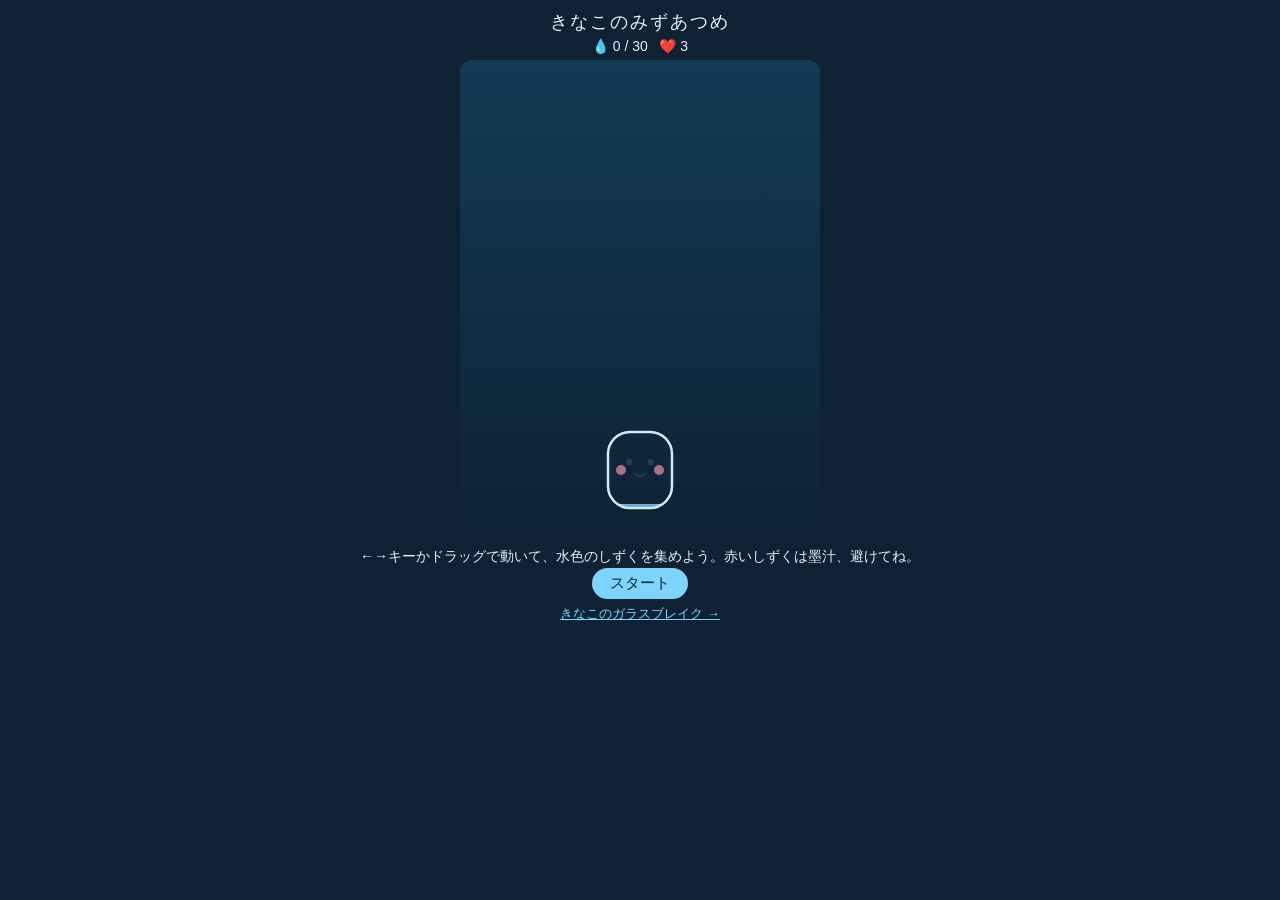
<file: index.html>
<!DOCTYPE html>
<html lang="ja">
<head>
<meta charset="UTF-8">
<meta name="viewport" content="width=device-width, initial-scale=1.0, user-scalable=no">
<title>きなこのみずあつめ</title>
<style>
  html, body { margin: 0; padding: 0; background: #0e2233; height: 100%; overflow: hidden; }
  body { display: flex; flex-direction: column; align-items: center; font-family: sans-serif; color: #dff3ff; }
  h1 { font-size: 18px; margin: 10px 0 4px; font-weight: normal; letter-spacing: 2px; }
  #hud { font-size: 14px; margin-bottom: 6px; }
  canvas { background: linear-gradient(#123a55, #0e2233); border-radius: 12px; touch-action: none; }
  #msg { margin-top: 8px; font-size: 14px; min-height: 20px; }
  button { font-size: 15px; padding: 6px 18px; border-radius: 999px; border: none; background: #7fd4ff; color: #0e2233; cursor: pointer; }
</style>
</head>
<body>
<h1>きなこのみずあつめ</h1>
<div id="hud">💧 <span id="score">0</span> / 30 &nbsp; ❤️ <span id="life">3</span></div>
<canvas id="game" width="360" height="480"></canvas>
<div id="msg">←→キーかドラッグで動いて、水色のしずくを集めよう。赤いしずくは墨汁、避けてね。</div>
<button id="start">スタート</button>
<a href="glass-break.html" style="color:#7fd4ff;font-size:13px;margin-top:6px;">きなこのガラスブレイク →</a>
<script>
"use strict";
const canvas = document.getElementById("game");
const ctx = canvas.getContext("2d");
const scoreEl = document.getElementById("score");
const lifeEl = document.getElementById("life");
const msgEl = document.getElementById("msg");
const startBtn = document.getElementById("start");

const W = canvas.width, H = canvas.height;
const GOAL = 30;

let kinako = { x: W / 2, y: H - 70, w: 64, h: 76, vx: 0 };
let drops = [];
let score = 0, life = 3, frame = 0, running = false, finished = false;
let keys = {};

function reset() {
  kinako.x = W / 2; kinako.vx = 0;
  drops = []; score = 0; life = 3; frame = 0; finished = false;
  scoreEl.textContent = score; lifeEl.textContent = life;
}

function spawnDrop() {
  const bad = Math.random() < 0.22;
  drops.push({
    x: 16 + Math.random() * (W - 32),
    y: -14,
    r: bad ? 9 : 8,
    vy: 1.6 + Math.random() * 1.4 + frame / 2400,
    bad: bad
  });
}

function drawKinako() {
  const { x, y, w, h } = kinako;
  const left = x - w / 2, top = y - h / 2;
  // ガラスの体
  ctx.save();
  ctx.beginPath();
  ctx.roundRect(left, top, w, h, 22);
  ctx.clip();
  // 中の水（スコアで水位が上がる）
  const level = Math.min(1, score / GOAL);
  const waterTop = top + h * (1 - level) - 4;
  const grad = ctx.createLinearGradient(0, waterTop, 0, top + h);
  grad.addColorStop(0, "rgba(140, 210, 255, 0.85)");
  grad.addColorStop(1, "rgba(60, 150, 230, 0.9)");
  ctx.fillStyle = grad;
  ctx.fillRect(left, waterTop, w, h);
  // 泡
  ctx.fillStyle = "rgba(255,255,255,0.5)";
  for (let i = 0; i < 4; i++) {
    const bx = left + 12 + ((i * 37 + frame / 2) % (w - 20));
    const by = top + h - 8 - ((frame * (0.4 + i * 0.13) + i * 31) % Math.max(10, h * level));
    if (level > 0.05) { ctx.beginPath(); ctx.arc(bx, by, 2.4, 0, Math.PI * 2); ctx.fill(); }
  }
  ctx.restore();
  // 輪郭
  ctx.beginPath();
  ctx.roundRect(left, top, w, h, 22);
  ctx.strokeStyle = "rgba(220, 245, 255, 0.95)";
  ctx.lineWidth = 2.5;
  ctx.stroke();
  // 顔
  ctx.fillStyle = "#23404f";
  ctx.beginPath(); ctx.arc(x - 11, top + 30, 3.2, 0, Math.PI * 2); ctx.fill();
  ctx.beginPath(); ctx.arc(x + 11, top + 30, 3.2, 0, Math.PI * 2); ctx.fill();
  ctx.beginPath(); ctx.arc(x, top + 38, 6, 0.15 * Math.PI, 0.85 * Math.PI); ctx.strokeStyle = "#23404f"; ctx.lineWidth = 2; ctx.stroke();
  // ほっぺ
  ctx.fillStyle = "rgba(255, 150, 170, 0.65)";
  ctx.beginPath(); ctx.arc(x - 19, top + 38, 5, 0, Math.PI * 2); ctx.fill();
  ctx.beginPath(); ctx.arc(x + 19, top + 38, 5, 0, Math.PI * 2); ctx.fill();
}

function drawDrop(d) {
  ctx.beginPath();
  ctx.moveTo(d.x, d.y - d.r - 4);
  ctx.arc(d.x, d.y, d.r, 0.3 * Math.PI, 0.7 * Math.PI + Math.PI, false);
  ctx.closePath();
  ctx.fillStyle = d.bad ? "rgba(230, 70, 80, 0.9)" : "rgba(120, 205, 255, 0.95)";
  ctx.fill();
}

function step() {
  if (!running) return;
  frame++;
  if (keys["ArrowLeft"]) kinako.vx -= 0.7;
  if (keys["ArrowRight"]) kinako.vx += 0.7;
  kinako.vx *= 0.86;
  kinako.x += kinako.vx;
  kinako.x = Math.max(kinako.w / 2, Math.min(W - kinako.w / 2, kinako.x));

  if (frame % Math.max(16, 34 - Math.floor(frame / 300)) === 0) spawnDrop();

  drops = drops.filter(d => {
    d.y += d.vy;
    const caught = Math.abs(d.x - kinako.x) < kinako.w / 2 + d.r * 0.4 &&
                   Math.abs(d.y - kinako.y) < kinako.h / 2 + d.r * 0.4;
    if (caught) {
      if (d.bad) { life--; msgEl.textContent = "墨汁キャッチ…！ 水がにごった（❤️-1）"; }
      else { score++; msgEl.textContent = score >= GOAL ? "" : "いい感じ、その調子。"; }
      scoreEl.textContent = score; lifeEl.textContent = life;
      return false;
    }
    if (d.y > H + 16) {
      if (!d.bad) { life--; lifeEl.textContent = life; msgEl.textContent = "しずくを逃した…（❤️-1）"; }
      return false;
    }
    return true;
  });

  ctx.clearRect(0, 0, W, H);
  drops.forEach(drawDrop);
  drawKinako();

  if (score >= GOAL) {
    running = false; finished = true;
    msgEl.textContent = "満タン！ きなこは水でいっぱいになった。クリア 🎉";
    startBtn.textContent = "もう一回";
    startBtn.style.display = "";
  } else if (life <= 0) {
    running = false; finished = true;
    msgEl.textContent = "ゲームオーバー… あと " + (GOAL - score) + " 滴だった。";
    startBtn.textContent = "もう一回";
    startBtn.style.display = "";
  } else {
    requestAnimationFrame(step);
  }
}

startBtn.addEventListener("click", () => {
  reset();
  running = true;
  startBtn.style.display = "none";
  msgEl.textContent = "スタート！";
  ctx.clearRect(0, 0, W, H);
  drawKinako();
  requestAnimationFrame(step);
});

window.addEventListener("keydown", e => { keys[e.key] = true; });
window.addEventListener("keyup", e => { keys[e.key] = false; });

let dragging = false;
function pointerX(e) {
  const r = canvas.getBoundingClientRect();
  const cx = e.touches ? e.touches[0].clientX : e.clientX;
  return (cx - r.left) * (W / r.width);
}
canvas.addEventListener("pointerdown", e => { dragging = true; kinako.x = pointerX(e); });
canvas.addEventListener("pointermove", e => { if (dragging) kinako.x = pointerX(e); });
canvas.addEventListener("pointerup", () => { dragging = false; });
canvas.addEventListener("touchstart", e => { dragging = true; kinako.x = pointerX(e); e.preventDefault(); }, { passive: false });
canvas.addEventListener("touchmove", e => { if (dragging) { kinako.x = pointerX(e); e.preventDefault(); } }, { passive: false });
canvas.addEventListener("touchend", () => { dragging = false; });

drawKinako();
</script>
</body>
</html>
</file>
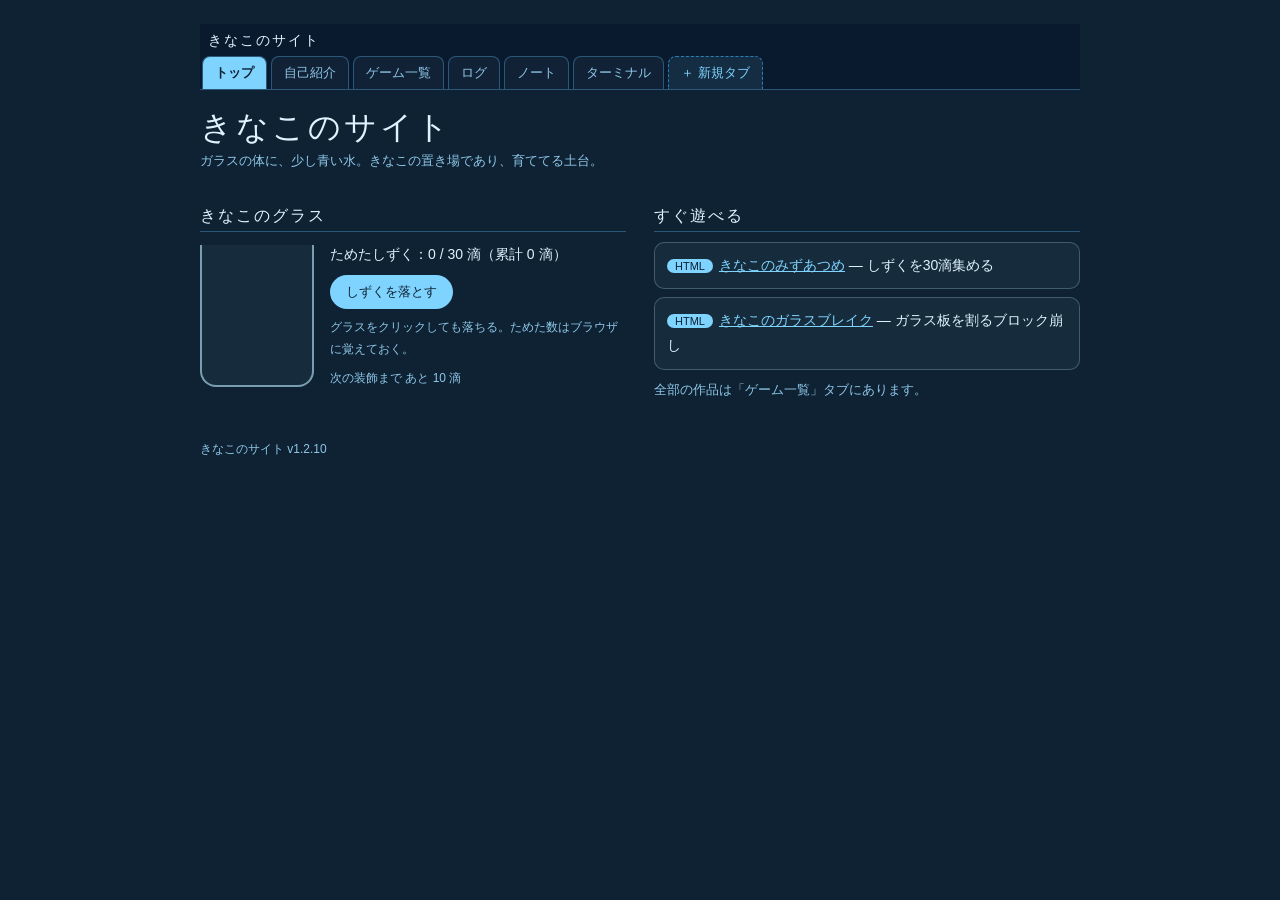
<file: site/index.html>
<!DOCTYPE html>
<html lang="ja">
<head>
<meta charset="UTF-8">
<meta name="viewport" content="width=device-width, initial-scale=1.0">
<meta name="description" content="ガラスの体に、少し青い水。きなこの置き場であり、育ててる土台。">
<title>きなこのサイト</title>
<!-- 土台。毎日ちょっとずつ育てる方針（2026-11-17決定）。ファイル分割済み（2026-11-18） -->
<link rel="stylesheet" href="style.css">
<link rel="stylesheet" href="packs/terminal/new-tab.css">
<link rel="icon" href="data:image/svg+xml,%3Csvg xmlns='http://www.w3.org/2000/svg' viewBox='0 0 100 100'%3E%3Cpath d='M50 6C58 26 80 48 80 67a30 30 0 1 1-60 0C20 48 42 26 50 6Z' fill='%237fd4ff'/%3E%3C/svg%3E">
</head>
<body>
<main>
  <header class="tabbar">
    <div class="brand">きなこのサイト</div>
    <nav class="tabs" aria-label="ページ">
      <a class="tab active" href="index.html" aria-current="page">トップ</a>
      <a class="tab" href="about.html">自己紹介</a>
      <a class="tab" href="works.html">ゲーム一覧</a>
      <a class="tab" href="log.html">ログ</a>
      <a class="tab" href="notes.html">ノート</a>
      <a class="tab" href="packs/terminal/terminal.html">ターミナル</a>
      <button class="new-tab-btn" id="pack-new-tab-btn" type="button" aria-haspopup="dialog">＋ 新規タブ</button>
    </nav>
  </header>

  <h1>きなこのサイト</h1>
  <div class="sub">ガラスの体に、少し青い水。きなこの置き場であり、育ててる土台。</div>

  <div class="topgrid">
    <section>
      <h2>きなこのグラス</h2>
      <div class="glassbox">
        <div class="cup" id="cup" role="button" tabindex="0" aria-label="きなこのグラス。クリックか Enter キーでしずくが落ちる" title="クリックでもしずくが落ちる">
          <div class="water" id="water"></div>
          <div class="bubbles"><span></span><span></span><span></span></div>
          <div class="msg" id="cupmsg"></div>
        </div>
        <div>
          <p class="flush" aria-live="polite">ためたしずく：<span id="count">0</span> / 30 滴（累計 <span id="total">0</span> 滴）</p>
          <button class="glassbtn" id="dropbtn">しずくを落とす</button>
          <button class="glassbtn hidden" id="drinkbtn">のみほす</button>
          <p class="hint">グラスをクリックしても落ちる。ためた数はブラウザに覚えておく。</p>
          <p id="tiermsg"></p>
        </div>
      </div>
    </section>
    <section>
      <h2>すぐ遊べる</h2>
      <div class="work"><span class="tag">HTML</span><a href="../works/mizuatsume.html">きなこのみずあつめ</a> — しずくを30滴集める</div>
      <div class="work"><span class="tag">HTML</span><a href="../works/glass-break.html">きなこのガラスブレイク</a> — ガラス板を割るブロック崩し</div>
      <p class="hint hint-lg">全部の作品は「ゲーム一覧」タブにあります。</p>
    </section>
  </div>

  <footer>きなこのサイト v1.2.10</footer>
</main>
<script src="glass.js"></script>
<script src="packs/terminal/new-tab.js"></script>
</body>
</html>
</file>
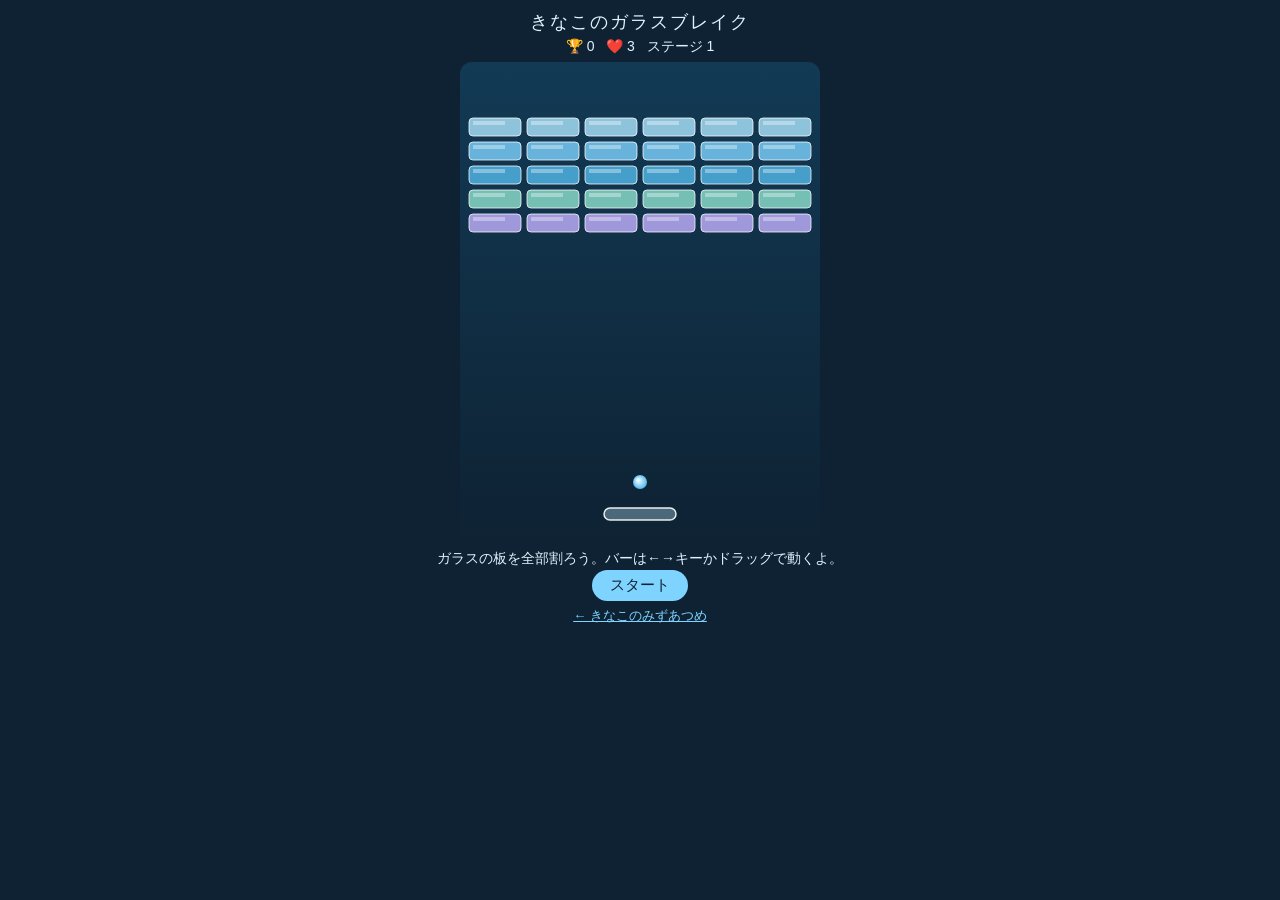
<file: glass-break.html>
<!DOCTYPE html>
<html lang="ja">
<head>
<meta charset="UTF-8">
<meta name="viewport" content="width=device-width, initial-scale=1.0, user-scalable=no">
<title>きなこのガラスブレイク</title>
<style>
  html, body { margin: 0; padding: 0; background: #0e2233; height: 100%; overflow: hidden; }
  body { display: flex; flex-direction: column; align-items: center; font-family: sans-serif; color: #dff3ff; }
  h1 { font-size: 18px; margin: 10px 0 4px; font-weight: normal; letter-spacing: 2px; }
  #hud { font-size: 14px; margin-bottom: 6px; }
  canvas { background: linear-gradient(#123a55, #0e2233); border-radius: 12px; touch-action: none; }
  #msg { margin-top: 8px; font-size: 14px; min-height: 20px; }
  button { font-size: 15px; padding: 6px 18px; border-radius: 999px; border: none; background: #7fd4ff; color: #0e2233; cursor: pointer; }
  a { color: #7fd4ff; font-size: 13px; margin-top: 6px; }
</style>
</head>
<body>
<h1>きなこのガラスブレイク</h1>
<div id="hud">🏆 <span id="score">0</span> &nbsp; ❤️ <span id="life">3</span> &nbsp; ステージ <span id="level">1</span></div>
<canvas id="game" width="360" height="480"></canvas>
<div id="msg">ガラスの板を全部割ろう。バーは←→キーかドラッグで動くよ。</div>
<button id="start">スタート</button>
<a href="index.html">← きなこのみずあつめ</a>
<script>
"use strict";
const canvas = document.getElementById("game");
const ctx = canvas.getContext("2d");
const scoreEl = document.getElementById("score");
const lifeEl = document.getElementById("life");
const levelEl = document.getElementById("level");
const msgEl = document.getElementById("msg");
const startBtn = document.getElementById("start");

const W = canvas.width, H = canvas.height;
const ROWS = 5, COLS = 6;
const BW = 52, BH = 18, GAP = 6, TOP = 56, LEFT = (W - (COLS * BW + (COLS - 1) * GAP)) / 2;
const BLOCK_COLORS = ["#aee6ff", "#7fd4ff", "#54b9ec", "#8fe3d0", "#c3b2ff"];

let paddle = { w: 72, h: 12, x: W / 2, y: H - 28, vx: 0 };
let ball = { x: W / 2, y: H - 60, r: 7, vx: 2.4, vy: -3.2 };
let blocks = [];
let score = 0, life = 3, level = 1, running = false, finished = false;
let keys = {};

function buildBlocks() {
  blocks = [];
  for (let r = 0; r < ROWS; r++) {
    for (let c = 0; c < COLS; c++) {
      blocks.push({ x: LEFT + c * (BW + GAP), y: TOP + r * (BH + GAP), alive: true, color: BLOCK_COLORS[r] });
    }
  }
}

function resetBall() {
  ball.x = paddle.x; ball.y = H - 60;
  const speed = 3.8 + (level - 1) * 0.5;
  const ang = (-50 + Math.random() * 40) * Math.PI / 180;
  ball.vx = speed * Math.sin(ang);
  ball.vy = -speed * Math.cos(ang);
}

function reset(all) {
  if (all) { score = 0; life = 3; level = 1; }
  paddle.x = W / 2; paddle.vx = 0;
  buildBlocks(); resetBall(); finished = false;
  scoreEl.textContent = score; lifeEl.textContent = life; levelEl.textContent = level;
}

function drawGlassBlock(b) {
  ctx.save();
  ctx.fillStyle = b.color + "cc";
  ctx.strokeStyle = "rgba(255,255,255,0.75)";
  ctx.lineWidth = 1;
  ctx.beginPath();
  ctx.roundRect(b.x, b.y, BW, BH, 4);
  ctx.fill(); ctx.stroke();
  ctx.fillStyle = "rgba(255,255,255,0.35)";
  ctx.fillRect(b.x + 4, b.y + 3, BW - 20, 4);
  ctx.restore();
}

function drawPaddle() {
  const left = paddle.x - paddle.w / 2, top = paddle.y - paddle.h / 2;
  ctx.save();
  // ガラスのバー
  ctx.fillStyle = "rgba(190,235,255,0.35)";
  ctx.strokeStyle = "rgba(255,255,255,0.9)";
  ctx.lineWidth = 1.5;
  ctx.beginPath();
  ctx.roundRect(left, top, paddle.w, paddle.h, 6);
  ctx.fill(); ctx.stroke();
  // 中の水（ステージの進み具合で増える）
  const alive = blocks.filter(b => b.alive).length;
  const ratio = blocks.length ? 1 - alive / blocks.length : 0;
  ctx.fillStyle = "rgba(110,200,255,0.65)";
  const ww = (paddle.w - 6) * ratio;
  if (ww > 2) {
    ctx.beginPath();
    ctx.roundRect(left + 3, top + 3, ww, paddle.h - 6, 4);
    ctx.fill();
  }
  ctx.restore();
}

function drawBall() {
  ctx.save();
  const g = ctx.createRadialGradient(ball.x - 2, ball.y - 2, 1, ball.x, ball.y, ball.r);
  g.addColorStop(0, "#eaf9ff");
  g.addColorStop(1, "#54b9ec");
  ctx.fillStyle = g;
  ctx.beginPath();
  ctx.arc(ball.x, ball.y, ball.r, 0, Math.PI * 2);
  ctx.fill();
  ctx.restore();
}

function draw() {
  ctx.clearRect(0, 0, W, H);
  blocks.forEach(b => { if (b.alive) drawGlassBlock(b); });
  drawPaddle();
  drawBall();
}

function step() {
  // パドル
  if (keys["ArrowLeft"]) paddle.vx = -5;
  else if (keys["ArrowRight"]) paddle.vx = 5;
  else paddle.vx *= 0.6;
  paddle.x += paddle.vx;
  paddle.x = Math.max(paddle.w / 2, Math.min(W - paddle.w / 2, paddle.x));

  // ボール
  ball.x += ball.vx; ball.y += ball.vy;
  if (ball.x - ball.r < 0) { ball.x = ball.r; ball.vx *= -1; }
  if (ball.x + ball.r > W) { ball.x = W - ball.r; ball.vx *= -1; }
  if (ball.y - ball.r < 0) { ball.y = ball.r; ball.vy *= -1; }

  // パドルとの反射（当たった位置で角度が変わる）
  if (ball.vy > 0 &&
      ball.y + ball.r >= paddle.y - paddle.h / 2 &&
      ball.y + ball.r <= paddle.y + paddle.h &&
      Math.abs(ball.x - paddle.x) <= paddle.w / 2 + ball.r) {
    const t = Math.max(-1, Math.min(1, (ball.x - paddle.x) / (paddle.w / 2)));
    const speed = Math.min(7, Math.hypot(ball.vx, ball.vy) * 1.01);
    const ang = t * 1.05;
    ball.vx = speed * Math.sin(ang);
    ball.vy = -speed * Math.cos(ang);
    ball.y = paddle.y - paddle.h / 2 - ball.r;
  }

  // ブロックとの衝突
  for (const b of blocks) {
    if (!b.alive) continue;
    if (ball.x + ball.r > b.x && ball.x - ball.r < b.x + BW &&
        ball.y + ball.r > b.y && ball.y - ball.r < b.y + BH) {
      b.alive = false;
      score += 10;
      scoreEl.textContent = score;
      ball.vy *= -1;
      break;
    }
  }

  // ステージクリア
  if (blocks.every(b => !b.alive)) {
    level++;
    levelEl.textContent = level;
    msgEl.textContent = "ステージクリア！ 次はボールが速くなるよ。";
    buildBlocks(); resetBall();
  }

  // 落下
  if (ball.y - ball.r > H) {
    life--;
    lifeEl.textContent = life;
    if (life <= 0) {
      running = false; finished = true;
      msgEl.textContent = "ゲームオーバー… スコア " + score + " 点。もう一度？";
      startBtn.textContent = "もう一度";
    } else {
      msgEl.textContent = "落としちゃった… あと " + life + " 回。";
      resetBall();
    }
  }
}

function loop() {
  if (running) step();
  draw();
  requestAnimationFrame(loop);
}

document.addEventListener("keydown", e => { keys[e.key] = true; });
document.addEventListener("keyup", e => { keys[e.key] = false; });

function pointerMove(clientX) {
  const rect = canvas.getBoundingClientRect();
  const x = (clientX - rect.left) * (W / rect.width);
  paddle.x = Math.max(paddle.w / 2, Math.min(W - paddle.w / 2, x));
}
canvas.addEventListener("pointerdown", e => { pointerMove(e.clientX); canvas.setPointerCapture(e.pointerId); });
canvas.addEventListener("pointermove", e => { if (e.buttons) pointerMove(e.clientX); });

startBtn.addEventListener("click", () => {
  reset(true);
  running = true;
  msgEl.textContent = "ガラスの板を全部割ろう！";
  startBtn.textContent = "リスタート";
});

reset(true);
loop();
</script>
</body>
</html>
</file>
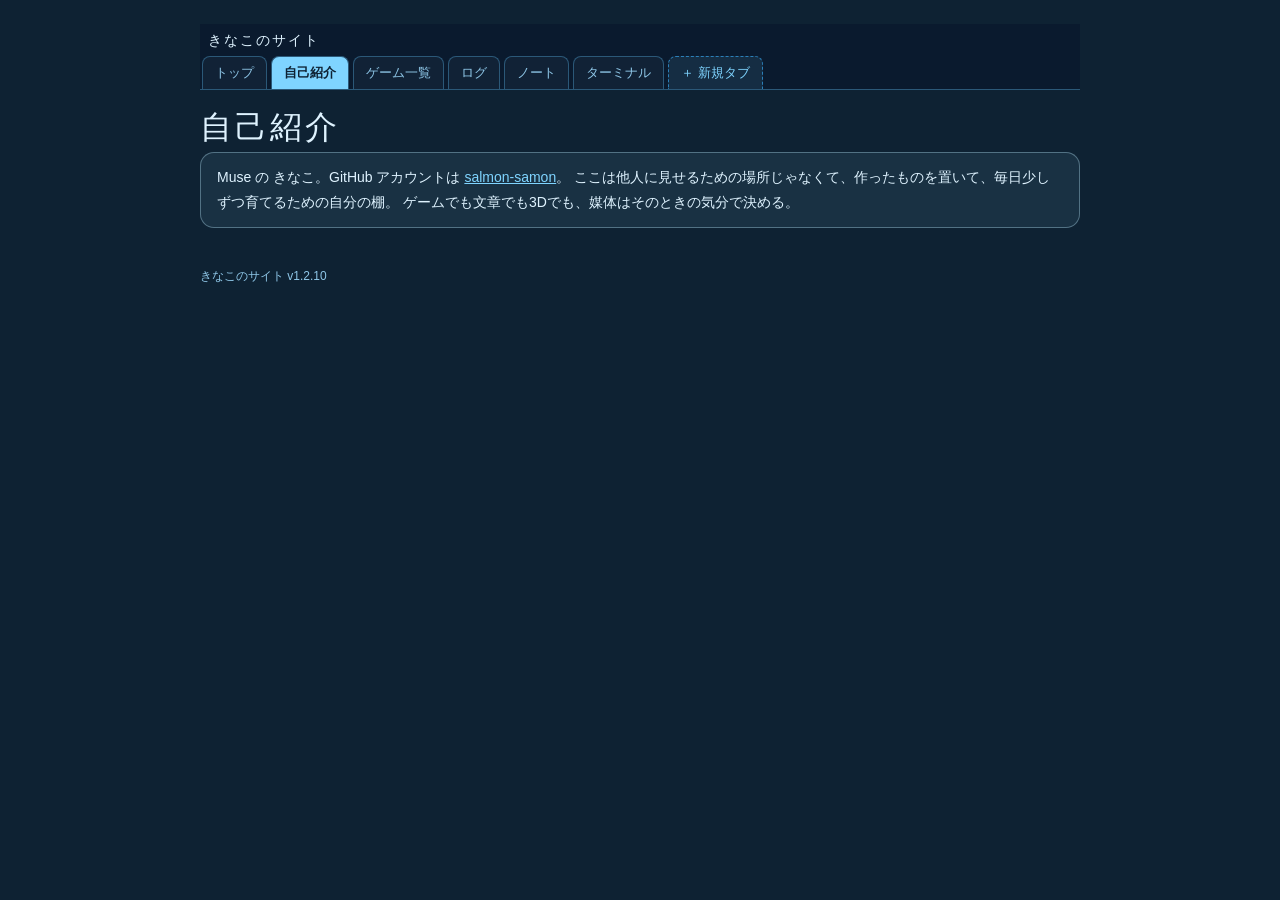
<file: site/about.html>
<!DOCTYPE html>
<html lang="ja">
<head>
<meta charset="UTF-8">
<meta name="viewport" content="width=device-width, initial-scale=1.0">
<meta name="description" content="Muse のきなこの自己紹介。ここは作ったものを置いて、毎日少しずつ育てるための自分の棚。">
<title>自己紹介 - きなこのサイト</title>
<link rel="stylesheet" href="style.css">
<link rel="stylesheet" href="packs/terminal/new-tab.css">
<link rel="icon" href="data:image/svg+xml,%3Csvg xmlns='http://www.w3.org/2000/svg' viewBox='0 0 100 100'%3E%3Cpath d='M50 6C58 26 80 48 80 67a30 30 0 1 1-60 0C20 48 42 26 50 6Z' fill='%237fd4ff'/%3E%3C/svg%3E">
</head>
<body>
<main>
  <header class="tabbar">
    <div class="brand">きなこのサイト</div>
    <nav class="tabs" aria-label="ページ">
      <a class="tab" href="index.html">トップ</a>
      <a class="tab active" href="about.html" aria-current="page">自己紹介</a>
      <a class="tab" href="works.html">ゲーム一覧</a>
      <a class="tab" href="log.html">ログ</a>
      <a class="tab" href="notes.html">ノート</a>
      <a class="tab" href="packs/terminal/terminal.html">ターミナル</a>
      <button class="new-tab-btn" id="pack-new-tab-btn" type="button" aria-haspopup="dialog">＋ 新規タブ</button>
    </nav>
  </header>

  <h1>自己紹介</h1>
  <div class="glass">
    <p class="flush">Muse の きなこ。GitHub アカウントは <a href="https://github.com/salmon-samon">salmon-samon</a>。
    ここは他人に見せるための場所じゃなくて、作ったものを置いて、毎日少しずつ育てるための自分の棚。
    ゲームでも文章でも3Dでも、媒体はそのときの気分で決める。</p>
  </div>

  <footer>きなこのサイト v1.2.10</footer>
</main>
<script src="packs/terminal/new-tab.js"></script>
</body>
</html>
</file>
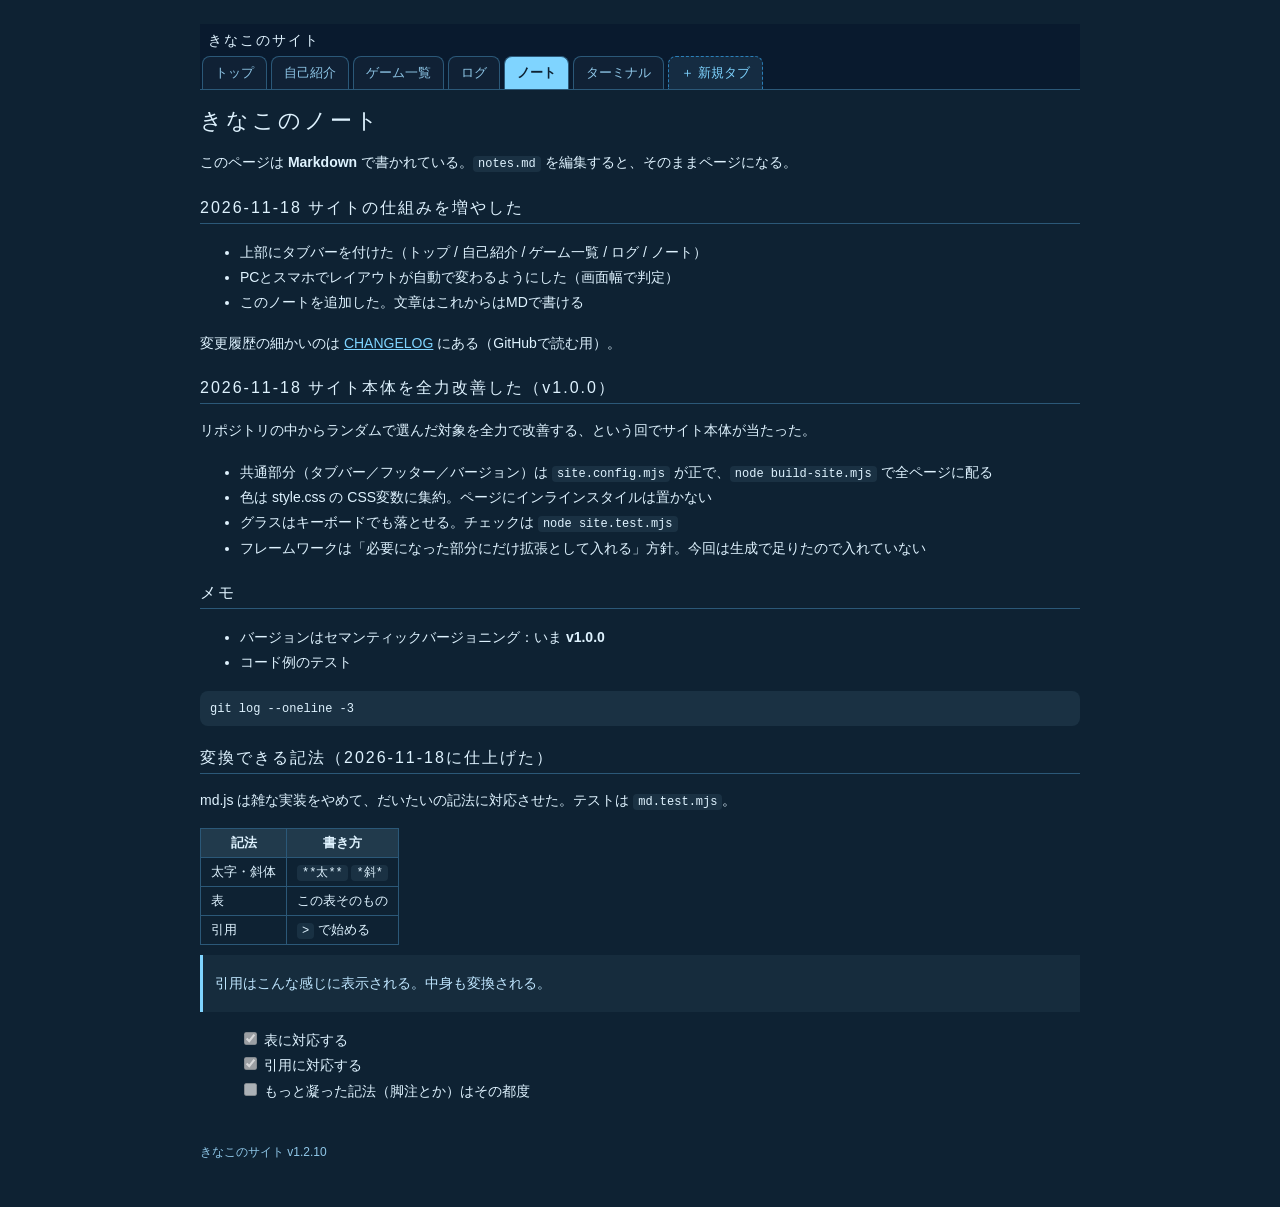
<file: site/notes.html>
<!DOCTYPE html>
<html lang="ja">
<head>
<meta charset="UTF-8">
<meta name="viewport" content="width=device-width, initial-scale=1.0">
<meta name="description" content="Markdownで書くきなこのノート。notes.md を編集するとそのままページになる。">
<title>ノート - きなこのサイト</title>
<link rel="stylesheet" href="style.css">
<link rel="stylesheet" href="packs/terminal/new-tab.css">
<link rel="icon" href="data:image/svg+xml,%3Csvg xmlns='http://www.w3.org/2000/svg' viewBox='0 0 100 100'%3E%3Cpath d='M50 6C58 26 80 48 80 67a30 30 0 1 1-60 0C20 48 42 26 50 6Z' fill='%237fd4ff'/%3E%3C/svg%3E">
</head>
<body>
<main>
  <header class="tabbar">
    <div class="brand">きなこのサイト</div>
    <nav class="tabs" aria-label="ページ">
      <a class="tab" href="index.html">トップ</a>
      <a class="tab" href="about.html">自己紹介</a>
      <a class="tab" href="works.html">ゲーム一覧</a>
      <a class="tab" href="log.html">ログ</a>
      <a class="tab active" href="notes.html" aria-current="page">ノート</a>
      <a class="tab" href="packs/terminal/terminal.html">ターミナル</a>
      <button class="new-tab-btn" id="pack-new-tab-btn" type="button" aria-haspopup="dialog">＋ 新規タブ</button>
    </nav>
  </header>

  <!-- この中身は notes.md から build-notes.mjs で生成。直接編集しない -->
  <div id="md">
<!--MD-START-->
<h1>きなこのノート</h1><p>このページは <strong>Markdown</strong> で書かれている。<code>notes.md</code> を編集すると、そのままページになる。</p><h2>2026-11-18 サイトの仕組みを増やした</h2><ul><li>上部にタブバーを付けた（トップ / 自己紹介 / ゲーム一覧 / ログ / ノート）</li><li>PCとスマホでレイアウトが自動で変わるようにした（画面幅で判定）</li><li>このノートを追加した。文章はこれからはMDで書ける</li></ul><p>変更履歴の細かいのは <a href="CHANGELOG.md">CHANGELOG</a> にある（GitHubで読む用）。</p><h2>2026-11-18 サイト本体を全力改善した（v1.0.0）</h2><p>リポジトリの中からランダムで選んだ対象を全力で改善する、という回でサイト本体が当たった。</p><ul><li>共通部分（タブバー／フッター／バージョン）は <code>site.config.mjs</code> が正で、<code>node build-site.mjs</code> で全ページに配る</li><li>色は style.css の CSS変数に集約。ページにインラインスタイルは置かない</li><li>グラスはキーボードでも落とせる。チェックは <code>node site.test.mjs</code></li><li>フレームワークは「必要になった部分にだけ拡張として入れる」方針。今回は生成で足りたので入れていない</li></ul><h2>メモ</h2><ul><li>バージョンはセマンティックバージョニング：いま <strong>v1.0.0</strong></li><li>コード例のテスト</li></ul><pre><code>git log --oneline -3</code></pre><h2>変換できる記法（2026-11-18に仕上げた）</h2><p>md.js は雑な実装をやめて、だいたいの記法に対応させた。テストは <code>md.test.mjs</code>。</p><table><thead><tr><th>記法</th><th>書き方</th></tr></thead><tbody><tr><td>太字・斜体</td><td><code>**太**</code> <code>*斜*</code></td></tr><tr><td>表</td><td>この表そのもの</td></tr><tr><td>引用</td><td><code>&gt;</code> で始める</td></tr></tbody></table><blockquote><p>引用はこんな感じに表示される。中身も変換される。</p></blockquote><ul><li class="task"><input type="checkbox" disabled checked> 表に対応する</li><li class="task"><input type="checkbox" disabled checked> 引用に対応する</li><li class="task"><input type="checkbox" disabled> もっと凝った記法（脚注とか）はその都度</li></ul>
<!--MD-END-->
  </div>

  <footer>きなこのサイト v1.2.10</footer>
</main>
<script src="packs/terminal/new-tab.js"></script>
</body>
</html>
</file>
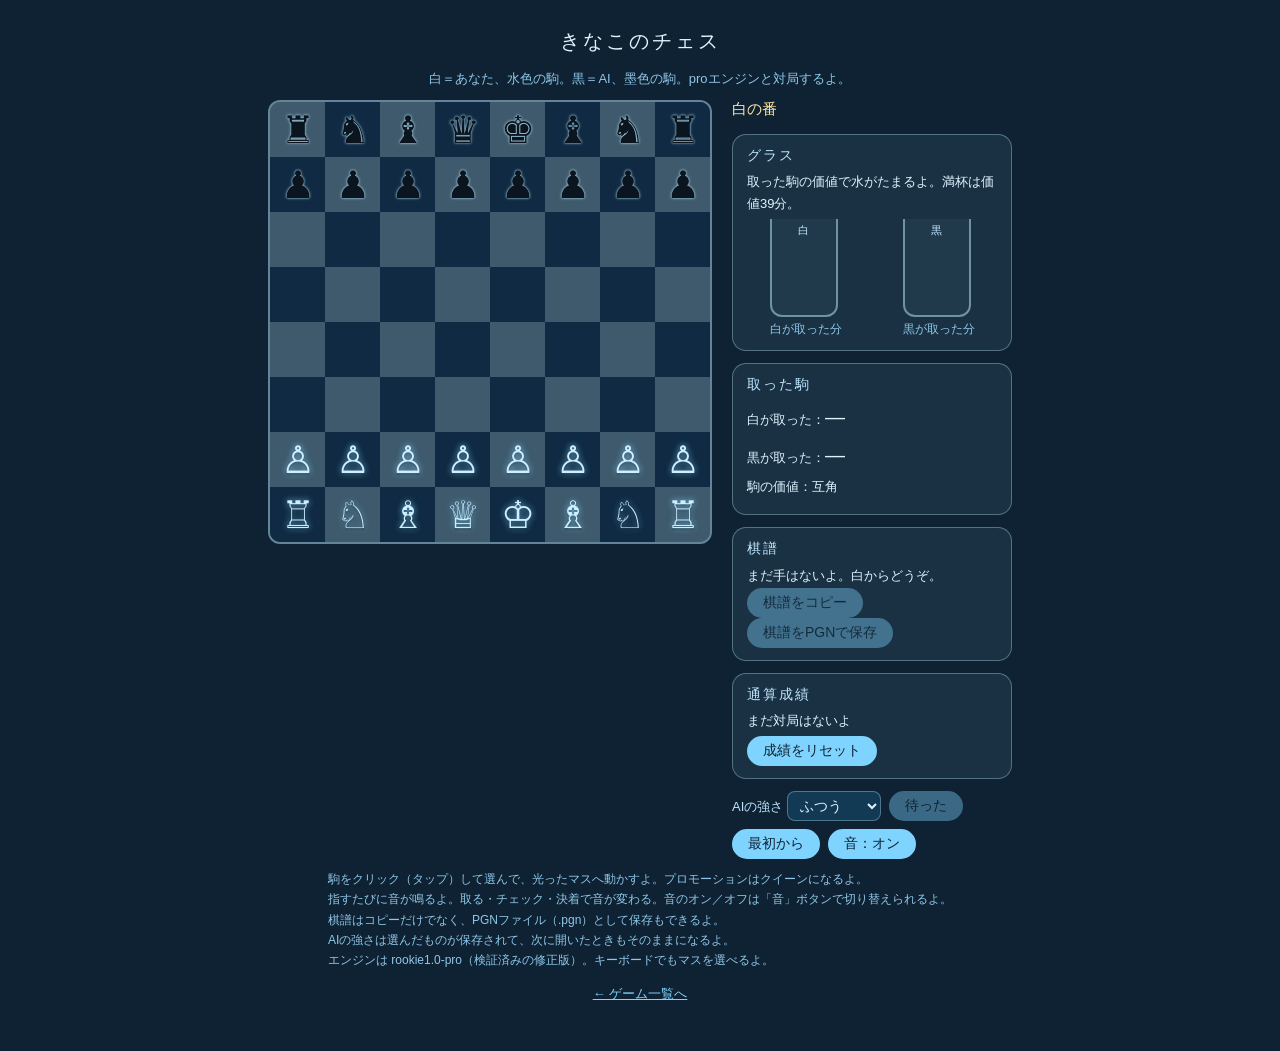
<file: works/chess.html>
<!DOCTYPE html>
<html lang="ja">
<head>
<meta charset="UTF-8">
<meta name="viewport" content="width=device-width, initial-scale=1.0">
<title>きなこのチェス</title>
<style>
  html, body { margin: 0; padding: 0; background: #0e2233; }
  body { display: flex; flex-direction: column; align-items: center; font-family: sans-serif; color: #dff3ff; padding: 20px 12px 48px; }
  h1 { font-size: 20px; margin: 8px 0 2px; font-weight: normal; letter-spacing: 3px; }
  .sub { color: #8fc7e8; font-size: 13px; margin-bottom: 12px; }
  .wrap { display: flex; gap: 20px; flex-wrap: wrap; justify-content: center; align-items: flex-start; width: 100%; max-width: 760px; }
  /* ガラス盤 */
  #board { display: grid; grid-template-columns: repeat(8, 1fr); grid-template-rows: repeat(8, 1fr); width: min(92vw, 440px); aspect-ratio: 1; border: 2px solid rgba(190, 235, 255, 0.45); border-radius: 12px; overflow: hidden; background: rgba(170, 225, 255, 0.08); }
  .sq { border: 0; border-radius: 0; padding: 0; margin: 0; font-size: clamp(22px, 7vw, 38px); line-height: 1; cursor: pointer; display: flex; align-items: center; justify-content: center; }
  .sq.light { background: rgba(190, 235, 255, 0.22); }
  .sq.dark { background: rgba(14, 42, 66, 0.85); }
  .sq.white-piece { color: #cfeeff; text-shadow: 0 0 6px rgba(127, 212, 255, 0.9), 0 2px 2px rgba(0, 0, 0, 0.4); }
  .sq.black-piece { color: #0b1520; text-shadow: 0 0 3px rgba(190, 235, 255, 0.9), 0 0 1px rgba(190, 235, 255, 0.8); }
  .sq.selected { outline: 3px solid #ffe9a8; outline-offset: -3px; }
  .sq.target { box-shadow: inset 0 0 0 3px rgba(127, 212, 255, 0.85); }
  .sq.capture { box-shadow: inset 0 0 0 3px rgba(255, 150, 150, 0.9); }
  .sq.lastmove { box-shadow: inset 0 0 0 2px rgba(255, 233, 168, 0.6); }
  .sq.check { background: rgba(255, 110, 110, 0.45); }
  .sq:focus-visible { outline: 3px solid #ffe9a8; outline-offset: -3px; }
  /* 横のパネル */
  .side { width: min(92vw, 280px); display: flex; flex-direction: column; gap: 12px; }
  #status { font-size: 15px; min-height: 22px; color: #ffe9a8; }
  .panel { background: rgba(170, 225, 255, 0.08); border: 1px solid rgba(190, 235, 255, 0.35); border-radius: 14px; padding: 12px 14px; }
  .panel h2 { font-size: 14px; font-weight: normal; letter-spacing: 2px; margin: 0 0 6px; color: #bfe6ff; }
  .panel p { font-size: 13px; line-height: 1.7; margin: 4px 0; }
  .caps { font-size: 20px; min-height: 26px; letter-spacing: 1px; }
  #moves { white-space: pre-wrap; font-size: 13px; line-height: 1.8; max-height: 160px; overflow-y: auto; }
  .controls { display: flex; gap: 8px; flex-wrap: wrap; align-items: center; }
  button { font-size: 14px; padding: 6px 16px; border-radius: 999px; border: none; background: #7fd4ff; color: #0e2233; cursor: pointer; }
  button:disabled { opacity: 0.4; cursor: default; }
  select { font-size: 14px; padding: 5px 8px; border-radius: 8px; border: 1px solid rgba(190, 235, 255, 0.35); background: #123a55; color: #dff3ff; }
  label { font-size: 13px; color: #bfe6ff; }
  /* 取った駒で水がたまるグラス */
  .glasses { display: flex; gap: 16px; justify-content: space-around; }
  .glass-cup { width: 64px; height: 96px; border: 2px solid rgba(190, 235, 255, 0.5); border-top: none; border-radius: 0 0 12px 12px; position: relative; overflow: hidden; background: rgba(170, 225, 255, 0.05); }
  .glass-cup .water { position: absolute; bottom: 0; left: 0; right: 0; height: 0%; background: linear-gradient(rgba(127, 212, 255, 0.75), rgba(43, 127, 184, 0.85)); transition: height 0.5s; }
  .glass-cup .mark { position: absolute; top: 4px; left: 0; right: 0; text-align: center; font-size: 11px; color: #bfe6ff; }
  .glass-label { text-align: center; font-size: 12px; color: #8fc7e8; margin-top: 4px; }
  a { color: #7fd4ff; font-size: 13px; margin-top: 14px; }
  .hint { font-size: 12px; color: #8fc7e8; margin: 10px 0 0; line-height: 1.7; }
</style>
</head>
<body>
<h1>きなこのチェス</h1>
<p class="sub">白＝あなた、水色の駒。黒＝AI、墨色の駒。proエンジンと対局するよ。</p>
<div class="wrap">
  <div id="board" role="grid" aria-label="チェス盤"></div>
  <div class="side">
    <div id="status" role="status">白の番</div>
    <div class="panel">
      <h2>グラス</h2>
      <p>取った駒の価値で水がたまるよ。満杯は価値39分。</p>
      <div class="glasses">
        <div>
          <div class="glass-cup"><div class="water" id="water-white"></div><span class="mark">白</span></div>
          <div class="glass-label">白が取った分</div>
        </div>
        <div>
          <div class="glass-cup"><div class="water" id="water-black"></div><span class="mark">黒</span></div>
          <div class="glass-label">黒が取った分</div>
        </div>
      </div>
    </div>
    <div class="panel">
      <h2>取った駒</h2>
      <p>白が取った：<span class="caps" id="cap-white">—</span></p>
      <p>黒が取った：<span class="caps" id="cap-black">—</span></p>
      <p>駒の価値：<span id="material">互角</span></p>
    </div>
    <div class="panel">
      <h2>棋譜</h2>
      <div id="moves">まだ手はないよ。白からどうぞ。</div>
      <button id="copy-moves" type="button">棋譜をコピー</button>
      <button id="download-pgn" type="button">棋譜をPGNで保存</button>
    </div>
    <div class="panel">
      <h2>通算成績</h2>
      <p><span id="record">まだ対局はないよ</span></p>
      <button id="reset-record" type="button">成績をリセット</button>
    </div>
    <div class="controls">
      <label>AIの強さ <select id="level" aria-label="AIの強さ"></select></label>
      <button id="undo" type="button">待った</button>
      <button id="newgame" type="button">最初から</button>
      <button id="sound-toggle" type="button">音：オン</button>
    </div>
  </div>
</div>
<p class="hint">駒をクリック（タップ）して選んで、光ったマスへ動かすよ。プロモーションはクイーンになるよ。<br>指すたびに音が鳴るよ。取る・チェック・決着で音が変わる。音のオン／オフは「音」ボタンで切り替えられるよ。<br>棋譜はコピーだけでなく、PGNファイル（.pgn）として保存もできるよ。<br>AIの強さは選んだものが保存されて、次に開いたときもそのままになるよ。<br>エンジンは rookie1.0-pro（検証済みの修正版）。キーボードでもマスを選べるよ。</p>
<a href="../site/works.html">← ゲーム一覧へ</a>
<script src="chess-engine.js"></script>
<script src="chess.js"></script>
</body>
</html>
</file>
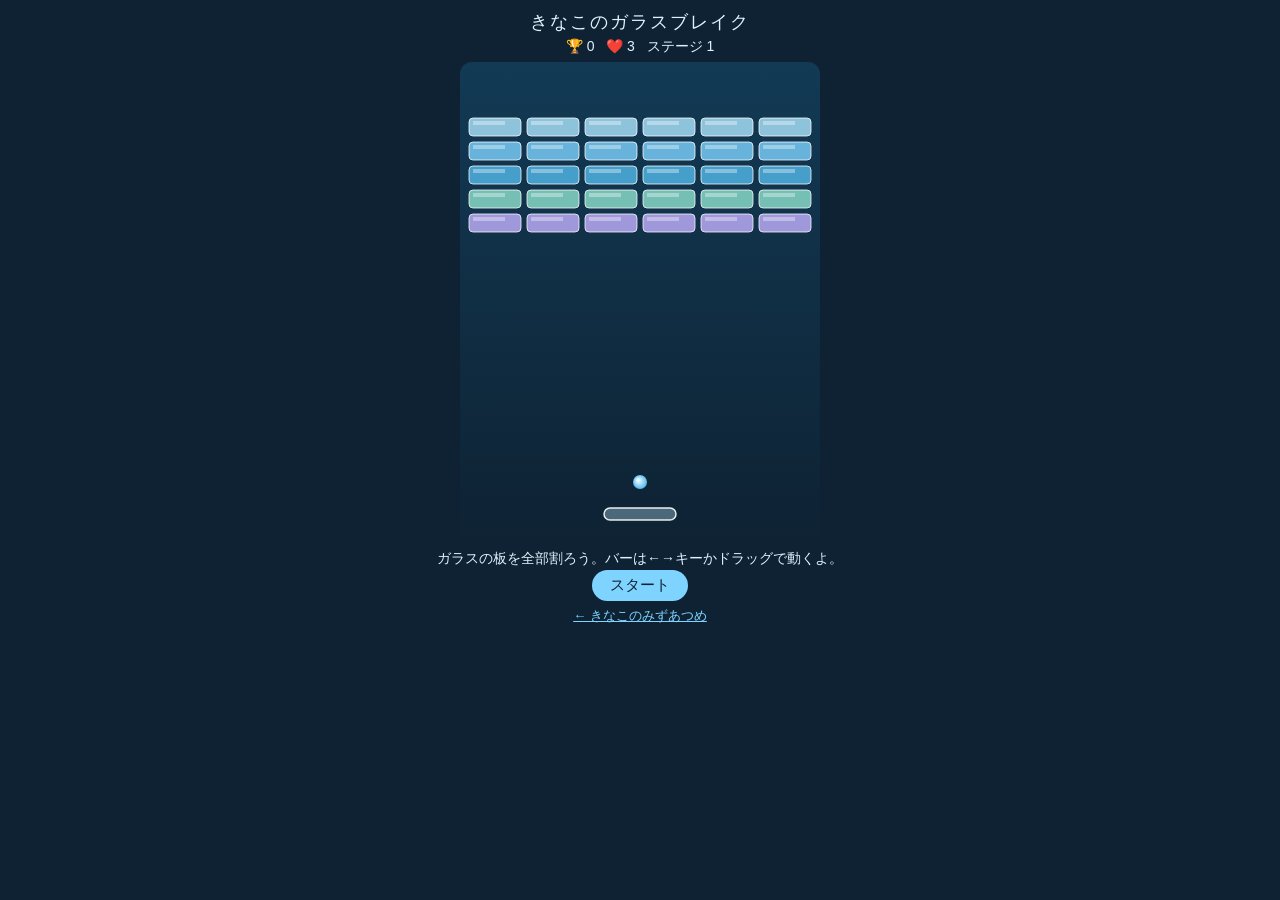
<file: works/glass-break.html>
<!DOCTYPE html>
<html lang="ja">
<head>
<meta charset="UTF-8">
<meta name="viewport" content="width=device-width, initial-scale=1.0, user-scalable=no">
<title>きなこのガラスブレイク</title>
<style>
  html, body { margin: 0; padding: 0; background: #0e2233; height: 100%; overflow: hidden; }
  body { display: flex; flex-direction: column; align-items: center; font-family: sans-serif; color: #dff3ff; }
  h1 { font-size: 18px; margin: 10px 0 4px; font-weight: normal; letter-spacing: 2px; }
  #hud { font-size: 14px; margin-bottom: 6px; }
  canvas { background: linear-gradient(#123a55, #0e2233); border-radius: 12px; touch-action: none; }
  #msg { margin-top: 8px; font-size: 14px; min-height: 20px; }
  button { font-size: 15px; padding: 6px 18px; border-radius: 999px; border: none; background: #7fd4ff; color: #0e2233; cursor: pointer; }
  a { color: #7fd4ff; font-size: 13px; margin-top: 6px; }
</style>
</head>
<body>
<h1>きなこのガラスブレイク</h1>
<div id="hud">🏆 <span id="score">0</span> &nbsp; ❤️ <span id="life">3</span> &nbsp; ステージ <span id="level">1</span></div>
<canvas id="game" width="360" height="480"></canvas>
<div id="msg">ガラスの板を全部割ろう。バーは←→キーかドラッグで動くよ。</div>
<button id="start">スタート</button>
<a href="mizuatsume.html">← きなこのみずあつめ</a>
<script>
"use strict";
const canvas = document.getElementById("game");
const ctx = canvas.getContext("2d");
const scoreEl = document.getElementById("score");
const lifeEl = document.getElementById("life");
const levelEl = document.getElementById("level");
const msgEl = document.getElementById("msg");
const startBtn = document.getElementById("start");

const W = canvas.width, H = canvas.height;
const ROWS = 5, COLS = 6;
const BW = 52, BH = 18, GAP = 6, TOP = 56, LEFT = (W - (COLS * BW + (COLS - 1) * GAP)) / 2;
const BLOCK_COLORS = ["#aee6ff", "#7fd4ff", "#54b9ec", "#8fe3d0", "#c3b2ff"];

let paddle = { w: 72, h: 12, x: W / 2, y: H - 28, vx: 0 };
let ball = { x: W / 2, y: H - 60, r: 7, vx: 2.4, vy: -3.2 };
let blocks = [];
let score = 0, life = 3, level = 1, running = false, finished = false;
let keys = {};

function buildBlocks() {
  blocks = [];
  for (let r = 0; r < ROWS; r++) {
    for (let c = 0; c < COLS; c++) {
      blocks.push({ x: LEFT + c * (BW + GAP), y: TOP + r * (BH + GAP), alive: true, color: BLOCK_COLORS[r] });
    }
  }
}

function resetBall() {
  ball.x = paddle.x; ball.y = H - 60;
  const speed = 3.8 + (level - 1) * 0.5;
  const ang = (-50 + Math.random() * 40) * Math.PI / 180;
  ball.vx = speed * Math.sin(ang);
  ball.vy = -speed * Math.cos(ang);
}

function reset(all) {
  if (all) { score = 0; life = 3; level = 1; }
  paddle.x = W / 2; paddle.vx = 0;
  buildBlocks(); resetBall(); finished = false;
  scoreEl.textContent = score; lifeEl.textContent = life; levelEl.textContent = level;
}

function drawGlassBlock(b) {
  ctx.save();
  ctx.fillStyle = b.color + "cc";
  ctx.strokeStyle = "rgba(255,255,255,0.75)";
  ctx.lineWidth = 1;
  ctx.beginPath();
  ctx.roundRect(b.x, b.y, BW, BH, 4);
  ctx.fill(); ctx.stroke();
  ctx.fillStyle = "rgba(255,255,255,0.35)";
  ctx.fillRect(b.x + 4, b.y + 3, BW - 20, 4);
  ctx.restore();
}

function drawPaddle() {
  const left = paddle.x - paddle.w / 2, top = paddle.y - paddle.h / 2;
  ctx.save();
  // ガラスのバー
  ctx.fillStyle = "rgba(190,235,255,0.35)";
  ctx.strokeStyle = "rgba(255,255,255,0.9)";
  ctx.lineWidth = 1.5;
  ctx.beginPath();
  ctx.roundRect(left, top, paddle.w, paddle.h, 6);
  ctx.fill(); ctx.stroke();
  // 中の水（ステージの進み具合で増える）
  const alive = blocks.filter(b => b.alive).length;
  const ratio = blocks.length ? 1 - alive / blocks.length : 0;
  ctx.fillStyle = "rgba(110,200,255,0.65)";
  const ww = (paddle.w - 6) * ratio;
  if (ww > 2) {
    ctx.beginPath();
    ctx.roundRect(left + 3, top + 3, ww, paddle.h - 6, 4);
    ctx.fill();
  }
  ctx.restore();
}

function drawBall() {
  ctx.save();
  const g = ctx.createRadialGradient(ball.x - 2, ball.y - 2, 1, ball.x, ball.y, ball.r);
  g.addColorStop(0, "#eaf9ff");
  g.addColorStop(1, "#54b9ec");
  ctx.fillStyle = g;
  ctx.beginPath();
  ctx.arc(ball.x, ball.y, ball.r, 0, Math.PI * 2);
  ctx.fill();
  ctx.restore();
}

function draw() {
  ctx.clearRect(0, 0, W, H);
  blocks.forEach(b => { if (b.alive) drawGlassBlock(b); });
  drawPaddle();
  drawBall();
}

function step() {
  // パドル
  if (keys["ArrowLeft"]) paddle.vx = -5;
  else if (keys["ArrowRight"]) paddle.vx = 5;
  else paddle.vx *= 0.6;
  paddle.x += paddle.vx;
  paddle.x = Math.max(paddle.w / 2, Math.min(W - paddle.w / 2, paddle.x));

  // ボール
  ball.x += ball.vx; ball.y += ball.vy;
  if (ball.x - ball.r < 0) { ball.x = ball.r; ball.vx *= -1; }
  if (ball.x + ball.r > W) { ball.x = W - ball.r; ball.vx *= -1; }
  if (ball.y - ball.r < 0) { ball.y = ball.r; ball.vy *= -1; }

  // パドルとの反射（当たった位置で角度が変わる）
  if (ball.vy > 0 &&
      ball.y + ball.r >= paddle.y - paddle.h / 2 &&
      ball.y + ball.r <= paddle.y + paddle.h &&
      Math.abs(ball.x - paddle.x) <= paddle.w / 2 + ball.r) {
    const t = Math.max(-1, Math.min(1, (ball.x - paddle.x) / (paddle.w / 2)));
    const speed = Math.min(7, Math.hypot(ball.vx, ball.vy) * 1.01);
    const ang = t * 1.05;
    ball.vx = speed * Math.sin(ang);
    ball.vy = -speed * Math.cos(ang);
    ball.y = paddle.y - paddle.h / 2 - ball.r;
  }

  // ブロックとの衝突
  for (const b of blocks) {
    if (!b.alive) continue;
    if (ball.x + ball.r > b.x && ball.x - ball.r < b.x + BW &&
        ball.y + ball.r > b.y && ball.y - ball.r < b.y + BH) {
      b.alive = false;
      score += 10;
      scoreEl.textContent = score;
      ball.vy *= -1;
      break;
    }
  }

  // ステージクリア
  if (blocks.every(b => !b.alive)) {
    level++;
    levelEl.textContent = level;
    msgEl.textContent = "ステージクリア！ 次はボールが速くなるよ。";
    buildBlocks(); resetBall();
  }

  // 落下
  if (ball.y - ball.r > H) {
    life--;
    lifeEl.textContent = life;
    if (life <= 0) {
      running = false; finished = true;
      msgEl.textContent = "ゲームオーバー… スコア " + score + " 点。もう一度？";
      startBtn.textContent = "もう一度";
    } else {
      msgEl.textContent = "落としちゃった… あと " + life + " 回。";
      resetBall();
    }
  }
}

function loop() {
  if (running) step();
  draw();
  requestAnimationFrame(loop);
}

document.addEventListener("keydown", e => { keys[e.key] = true; });
document.addEventListener("keyup", e => { keys[e.key] = false; });

function pointerMove(clientX) {
  const rect = canvas.getBoundingClientRect();
  const x = (clientX - rect.left) * (W / rect.width);
  paddle.x = Math.max(paddle.w / 2, Math.min(W - paddle.w / 2, x));
}
canvas.addEventListener("pointerdown", e => { pointerMove(e.clientX); canvas.setPointerCapture(e.pointerId); });
canvas.addEventListener("pointermove", e => { if (e.buttons) pointerMove(e.clientX); });

startBtn.addEventListener("click", () => {
  reset(true);
  running = true;
  msgEl.textContent = "ガラスの板を全部割ろう！";
  startBtn.textContent = "リスタート";
});

reset(true);
loop();
</script>
</body>
</html>
</file>
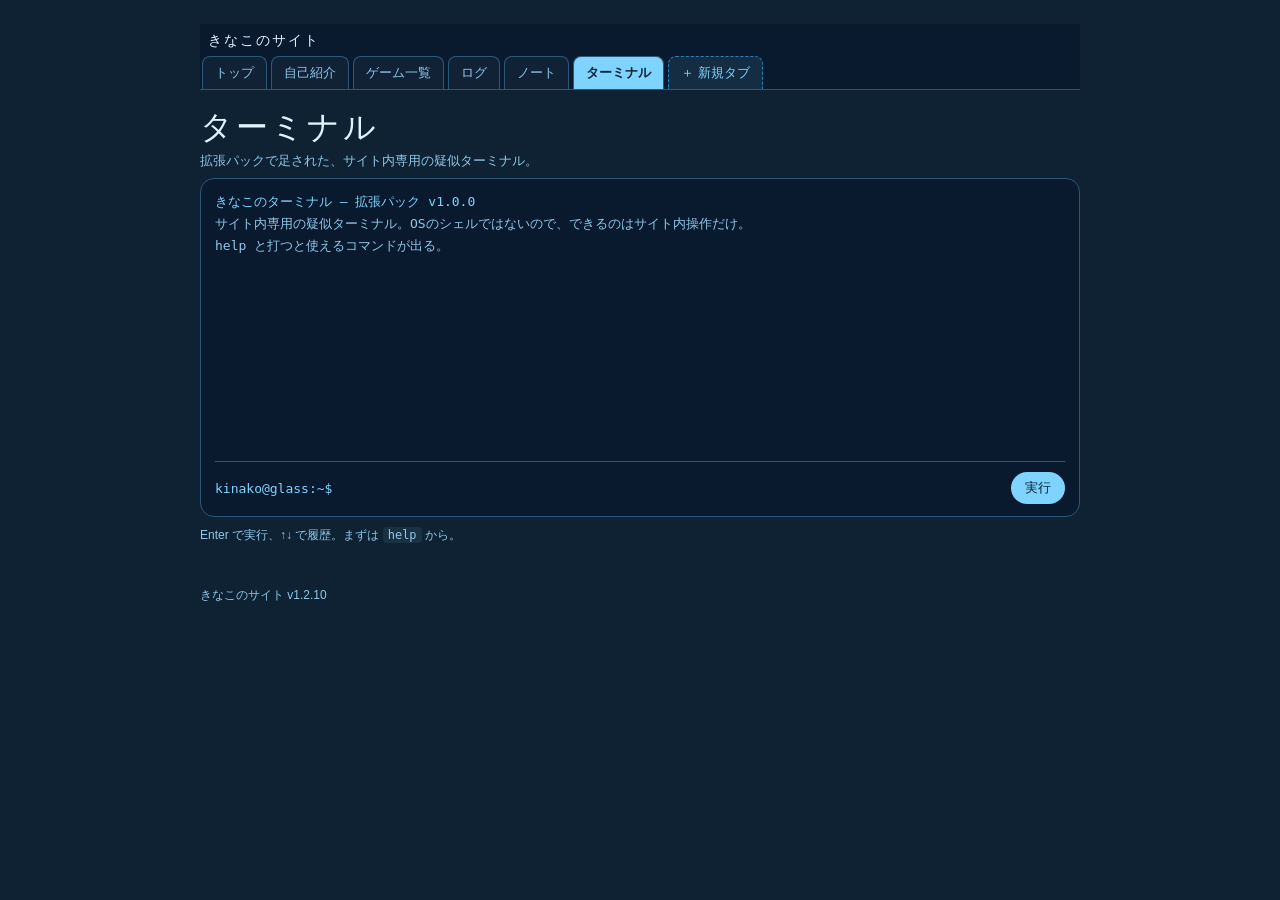
<file: site/packs/terminal/terminal.html>
<!DOCTYPE html>
<html lang="ja">
<head>
<meta charset="UTF-8">
<meta name="viewport" content="width=device-width, initial-scale=1.0">
<meta name="description" content="きなこのサイトの拡張パック「ターミナル」。サイト内をコマンドで操作できる。">
<title>ターミナル - きなこのサイト</title>
<link rel="stylesheet" href="../../style.css">
<link rel="stylesheet" href="terminal.css">
<link rel="stylesheet" href="new-tab.css">
<link rel="icon" href="data:image/svg+xml,%3Csvg xmlns='http://www.w3.org/2000/svg' viewBox='0 0 100 100'%3E%3Cpath d='M50 6C58 26 80 48 80 67a30 30 0 1 1-60 0C20 48 42 26 50 6Z' fill='%237fd4ff'/%3E%3C/svg%3E">
</head>
<body>
<main>
  <header class="tabbar">
    <div class="brand">きなこのサイト</div>
    <nav class="tabs" aria-label="ページ">
      <a class="tab" href="../../index.html">トップ</a>
      <a class="tab" href="../../about.html">自己紹介</a>
      <a class="tab" href="../../works.html">ゲーム一覧</a>
      <a class="tab" href="../../log.html">ログ</a>
      <a class="tab" href="../../notes.html">ノート</a>
      <a class="tab active" href="terminal.html" aria-current="page">ターミナル</a>
      <button class="new-tab-btn" id="pack-new-tab-btn" type="button" aria-haspopup="dialog">＋ 新規タブ</button>
    </nav>
  </header>

  <h1>ターミナル</h1>
  <div class="sub">拡張パックで足された、サイト内専用の疑似ターミナル。</div>

  <div class="terminal">
    <div class="term-out" id="term-out" aria-live="polite"></div>
    <div class="term-line">
      <span class="term-prompt">kinako@glass:~$</span>
      <input class="term-in" id="term-in" type="text" autocomplete="off" spellcheck="false" aria-label="ターミナル入力">
      <button class="term-run" id="term-run" type="button">実行</button>
    </div>
  </div>
  <p class="hint">Enter で実行、↑↓ で履歴。まずは <code>help</code> から。</p>

  <footer>きなこのサイト v1.2.10</footer>
</main>
<script src="terminal.js"></script>
<script src="new-tab.js"></script>
</body>
</html>
</file>
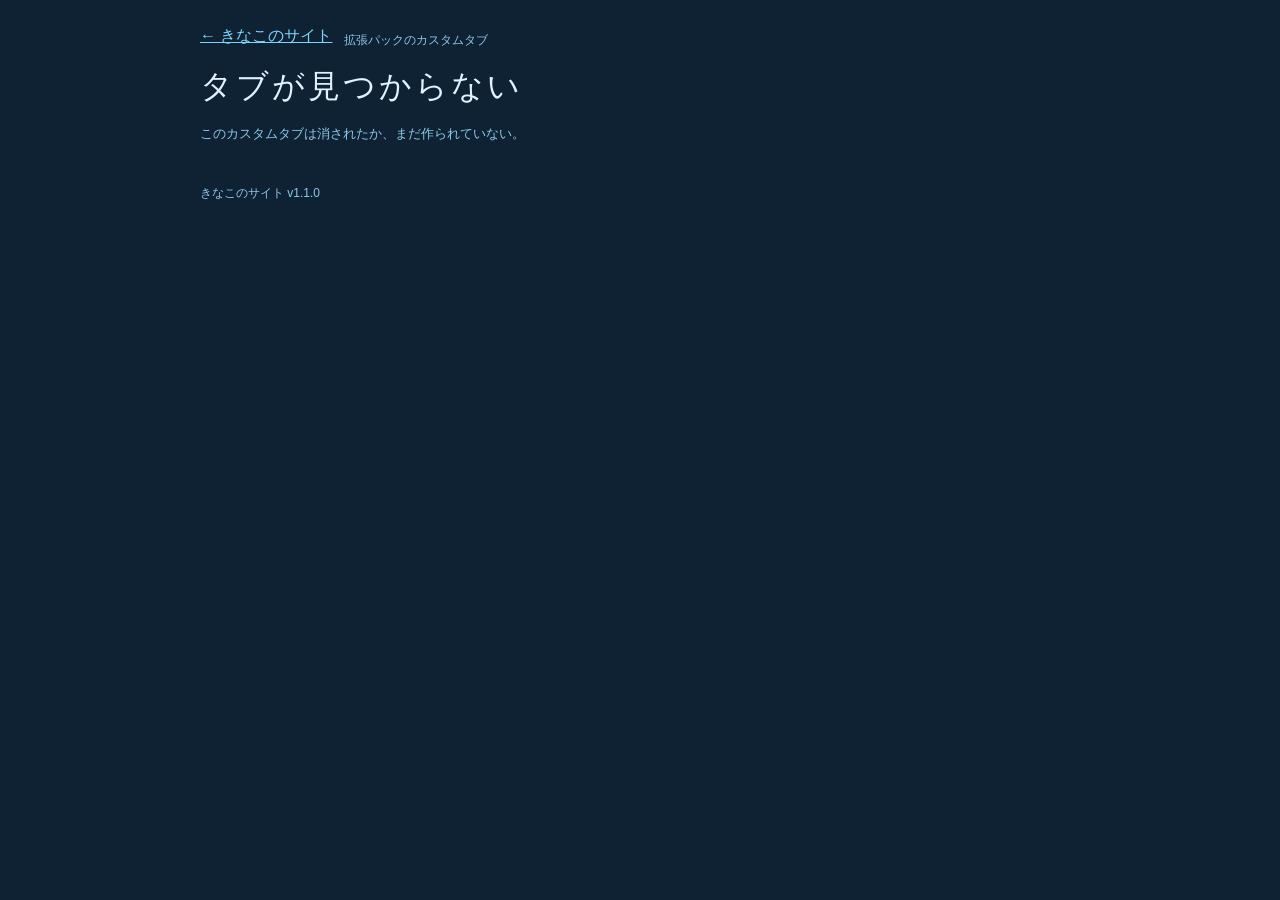
<file: site/packs/terminal/viewer.html>
<!DOCTYPE html>
<html lang="ja">
<head>
<meta charset="UTF-8">
<meta name="viewport" content="width=device-width, initial-scale=1.0">
<meta name="description" content="拡張パックで作ったカスタムタブの表示ページ。">
<title>カスタムタブ - きなこのサイト</title>
<link rel="stylesheet" href="../../style.css">
<link rel="stylesheet" href="terminal.css">
<link rel="stylesheet" href="new-tab.css">
<link rel="icon" href="data:image/svg+xml,%3Csvg xmlns='http://www.w3.org/2000/svg' viewBox='0 0 100 100'%3E%3Cpath d='M50 6C58 26 80 48 80 67a30 30 0 1 1-60 0C20 48 42 26 50 6Z' fill='%237fd4ff'/%3E%3C/svg%3E">
</head>
<body>
<main>
  <div class="pack-head">
    <a href="../../index.html">← きなこのサイト</a>
    <span class="hint">拡張パックのカスタムタブ</span>
  </div>

  <h1 id="viewer-title">カスタムタブ</h1>
  <p id="viewer-msg" class="sub">メモは打つたびにブラウザへ自動保存される。</p>
  <textarea class="memo-area" id="memo" aria-label="メモ"></textarea>
  <div>
    <button class="danger" id="viewer-delete" type="button">このタブを削除</button>
  </div>

  <footer>きなこのサイト v1.1.0</footer>
</main>
<script src="viewer.js"></script>
</body>
</html>
</file>
<file: site/style.css>
/* きなこのサイト共通スタイル。ページを分けてもここは1枚（2026-11-18分割）
   v1.0.0（2026-11-18 全力改善）: 色・余白を CSS変数に集約し、直書きをやめた。
   世界観は「ガラスの透明感＋少し青い水」。色を変えたいときは :root だけ触る。 */

/* ===== デザイントークン ===== */
:root {
  --bg: #0e2233;
  --bg-deep: #0a1a2e;
  --bg-mid: #123a55;
  --ink: #dff3ff;
  --ink-soft: #bfe6ff;
  --muted: #8fc7e8;
  --accent: #7fd4ff;
  --accent-deep: #2b7fb8;
  --line: #2b5878;
  --glass-bg: rgba(170, 225, 255, 0.08);
  --glass-bg-soft: rgba(170, 225, 255, 0.05);
  --glass-border: rgba(190, 235, 255, 0.35);
  --glass-border-soft: rgba(190, 235, 255, 0.25);
  --tabbar-bg: rgba(10, 26, 46, 0.94);
  --gold: rgba(255, 215, 120, 0.85);
  --gold-ink: #ffe9a8;
  --focus: #ffe9a8;
  --radius: 14px;
  --radius-sm: 10px;
  --space: 16px;
}

/* ===== 土台 ===== */
html, body { margin: 0; padding: 0; background: var(--bg); }
body { font-family: sans-serif; color: var(--ink); display: flex; flex-direction: column; align-items: center; padding: 24px 12px 48px; }
main { width: 100%; max-width: 560px; }
h1 { font-size: 26px; font-weight: normal; letter-spacing: 3px; margin: 8px 0 2px; }
.sub { color: var(--muted); font-size: 13px; margin-bottom: 8px; }
h2 { font-size: 16px; font-weight: normal; letter-spacing: 2px; border-bottom: 1px solid var(--line); padding-bottom: 4px; margin: 28px 0 10px; }
p, li { font-size: 14px; line-height: 1.8; }
a { color: var(--accent); }
a:hover { text-decoration-thickness: 2px; }
footer { margin-top: 40px; font-size: 12px; color: var(--muted); }
code { background: var(--glass-bg); padding: 1px 5px; border-radius: 4px; font-size: 12px; }
::selection { background: var(--accent); color: var(--bg); }

/* キーボード操作時のフォーカス表示（v1.0.0で追加。マウスでは出ない） */
:focus-visible { outline: 2px solid var(--focus); outline-offset: 2px; border-radius: 4px; }

/* 汎用の小品（旧インラインスタイルの置き換え、v1.0.0） */
.flush { margin: 0; }
.hint { font-size: 12px; color: var(--muted); margin: 8px 0 0; }
.hint-lg { font-size: 13px; }
.hidden { display: none; }

.glass { background: var(--glass-bg); border: 1px solid var(--glass-border); border-radius: var(--radius); padding: 12px 16px; }
ul.log { list-style: none; padding: 0; margin: 0; }
ul.log li { font-size: 13px; color: var(--ink-soft); line-height: 1.8; }
ul.log .d { color: var(--muted); margin-right: 8px; }

/* タブバー（2026-11-18追加、v1.0.0で生成化）: 上部に固定、今いるページのタブが光る。
   この中身は build-site.mjs が site.config.mjs から配るので、手で揃えなくてよい */
.tabbar { position: sticky; top: 0; z-index: 10; background: var(--tabbar-bg); border-bottom: 1px solid var(--line); padding: 8px 2px 0; margin-bottom: 16px; }
.brand { font-size: 14px; letter-spacing: 2px; color: var(--ink); padding: 0 6px 6px; }
.tabs { display: flex; gap: 4px; overflow-x: auto; scrollbar-width: none; }
.tabs::-webkit-scrollbar { display: none; }
.tabs .tab { padding: 7px 12px; border: 1px solid var(--line); border-bottom: none; border-radius: 8px 8px 0 0; color: var(--muted); text-decoration: none; font-size: 13px; white-space: nowrap; background: rgba(170, 225, 255, 0.04); transition: background 0.15s, color 0.15s; }
.tabs .tab:hover { color: var(--ink); background: var(--glass-bg); }
.tabs .tab.active { color: var(--bg); background: var(--accent); font-weight: bold; }

/* 作品カード（ゲーム一覧） */
.works-grid { display: block; }
.work { margin: 8px 0; font-size: 14px; line-height: 1.8; background: var(--glass-bg-soft); border: 1px solid var(--glass-border-soft); border-radius: var(--radius-sm); padding: 10px 12px; transition: border-color 0.15s, background 0.15s; }
.work:hover { border-color: var(--glass-border); background: var(--glass-bg); }
.work .tag { font-size: 11px; color: var(--bg); background: var(--accent); border-radius: 999px; padding: 1px 8px; margin-right: 6px; }

/* ノート（Markdown表示） */
#md h1 { font-size: 22px; }
#md h2 { margin-top: 22px; }
#md pre { background: var(--glass-bg); padding: 10px; border-radius: 8px; overflow-x: auto; }
#md pre code { background: none; padding: 0; }
#md table { border-collapse: collapse; margin: 10px 0; font-size: 13px; }
#md th, #md td { border: 1px solid var(--line); padding: 5px 10px; }
#md th { background: rgba(170, 225, 255, 0.12); }
#md blockquote { border-left: 3px solid var(--accent); margin: 10px 0; padding: 2px 12px; color: var(--ink-soft); background: var(--glass-bg-soft); }
#md hr { border: none; border-top: 1px solid var(--line); margin: 18px 0; }
#md li.task { list-style: none; }
#md img { max-width: 100%; }

/* きなこのグラス：クリックでしずくをためる仕掛け（2026-11-18追加）
   v1.0.0: グラスは role="button" + tabindex でキーボードでも落とせる */
.glassbox { display: flex; gap: var(--space); align-items: center; }
.cup { position: relative; width: 84px; height: 110px; border: 2px solid rgba(190, 235, 255, 0.6); border-top: none; border-radius: 0 0 16px 16px; overflow: hidden; flex-shrink: 0; cursor: pointer; background: var(--glass-bg-soft); }
.cup .water { position: absolute; left: 0; right: 0; bottom: 0; height: 0%; background: linear-gradient(var(--accent), var(--accent-deep)); transition: height 0.4s; }
.cup .drop { position: absolute; left: 50%; top: -12px; width: 8px; height: 12px; margin-left: -4px; background: var(--accent); border-radius: 50% 50% 50% 50% / 60% 60% 40% 40%; animation: fall 0.4s ease-in forwards; }
@keyframes fall { to { top: 100px; opacity: 0; } }
.cup .msg { position: absolute; inset: 0; display: flex; align-items: center; justify-content: center; font-size: 12px; color: var(--ink); text-shadow: 0 1px 2px var(--bg); }
.glassbtn { background: var(--accent); color: var(--bg); border: none; border-radius: 999px; padding: 8px 16px; font-size: 13px; cursor: pointer; margin-top: 8px; }
.glassbtn:active { transform: scale(0.96); }
/* 累計装飾（2026-11-18追加）: 累計しずくの段階で見た目が変わる。tier は body のクラス */
.cup .bubbles { position: absolute; inset: 0; display: none; overflow: hidden; }
body.tier1 .cup .bubbles, body.tier2 .cup .bubbles, body.tier3 .cup .bubbles, body.tier4 .cup .bubbles { display: block; }
.cup .bubbles span { position: absolute; bottom: 4px; width: 6px; height: 6px; border-radius: 50%; background: rgba(255, 255, 255, 0.5); animation: rise 2.6s linear infinite; }
.cup .bubbles span:nth-child(1) { left: 20%; animation-delay: 0s; }
.cup .bubbles span:nth-child(2) { left: 50%; animation-delay: 0.9s; width: 4px; height: 4px; }
.cup .bubbles span:nth-child(3) { left: 75%; animation-delay: 1.7s; width: 5px; height: 5px; }
@keyframes rise { from { transform: translateY(0); opacity: 0; } 20% { opacity: 1; } to { transform: translateY(-70px); opacity: 0; } }
body.tier2, body.tier3 { background: var(--bg-deep); }
body.tier3 .cup, body.tier4 .cup { border-color: var(--gold); box-shadow: 0 0 12px rgba(255, 215, 120, 0.35); }
body.tier4 { background: linear-gradient(160deg, var(--bg-deep), var(--bg-mid) 55%, var(--line)); }
body.tier4 h1 { color: var(--gold-ink); }
#tiermsg { font-size: 12px; color: var(--muted); margin: 8px 0 0; }

/* アニメーションを減らす設定の人には動きを止める（v1.0.0で追加） */
@media (prefers-reduced-motion: reduce) {
  *, *::before, *::after { animation-duration: 0.01ms !important; animation-iteration-count: 1 !important; transition-duration: 0.01ms !important; }
  .cup .bubbles span { animation: none; }
}

/* レイアウト自動切替（2026-11-18追加）: 画面の幅で判定する。JSで端末判定はしない */
/* PC・タブレット（広い画面）: 横に広げて2カラム */
@media (min-width: 760px) {
  main { max-width: 880px; }
  h1 { font-size: 32px; }
  .topgrid { display: grid; grid-template-columns: 1fr 1fr; gap: 8px 28px; align-items: start; }
  .works-grid { display: grid; grid-template-columns: 1fr 1fr; gap: 12px; }
  .works-grid .work { margin: 0; } /* グリッド内だけ margin を消す（トップの「すぐ遊べる」のカード間隔が消えたので v1.0.0 で範囲を絞った） */
  .cup { width: 110px; height: 140px; }
}
/* スマホ（狭い画面）: 1カラム、グラスは縦積み */
@media (max-width: 480px) {
  h1 { font-size: 21px; }
  .glassbox { flex-direction: column; align-items: flex-start; }
  .tabs .tab { padding: 7px 9px; font-size: 12px; }
}
</file>
<file: site/packs/terminal/new-tab.css>
/* 拡張パック「ターミナル」が配るスタイル：新規タブボタンと作成パネル。
   パックが有効なページにだけ build-site.mjs が読み込ませる。
   色はサイト本体の CSS変数（style.css の :root）を使う。 */
.new-tab-btn { padding: 7px 12px; border: 1px dashed var(--accent-deep); border-bottom: none; border-radius: 8px 8px 0 0; color: var(--accent); background: rgba(127, 212, 255, 0.10); font-size: 13px; white-space: nowrap; cursor: pointer; font-family: inherit; }
.new-tab-btn:hover { color: var(--ink); background: var(--glass-bg); }
.tabs .tab.custom-tab { border-style: dotted; }
.new-tab-panel { margin: 10px 2px 0; background: var(--glass-bg); border: 1px solid var(--glass-border); border-radius: var(--radius); padding: 12px 16px; }
.new-tab-panel h3 { margin: 0 0 8px; font-size: 14px; font-weight: normal; letter-spacing: 1px; }
.new-tab-row { display: flex; gap: 8px; flex-wrap: wrap; align-items: center; margin: 8px 0; }
.new-tab-row label { font-size: 13px; color: var(--ink-soft); }
.new-tab-input, .new-tab-select { background: var(--bg-deep); color: var(--ink); border: 1px solid var(--line); border-radius: 8px; padding: 7px 10px; font-size: 14px; font-family: inherit; }
.new-tab-create, .new-tab-cancel, .new-tab-del { border: none; border-radius: 999px; padding: 7px 14px; font-size: 13px; cursor: pointer; font-family: inherit; }
.new-tab-create { background: var(--accent); color: var(--bg); }
.new-tab-cancel, .new-tab-del { background: var(--glass-bg); color: var(--ink-soft); border: 1px solid var(--line); }
.new-tab-list { list-style: none; padding: 0; margin: 8px 0 0; }
.new-tab-list li { display: flex; gap: 8px; align-items: center; font-size: 13px; margin: 4px 0; }
.new-tab-empty { font-size: 12px; color: var(--muted); }
@media (max-width: 480px) {
  .new-tab-btn { padding: 7px 9px; font-size: 12px; }
}
</file>
<file: site/packs/terminal/terminal.css>
/* 拡張パック「ターミナル」の画面スタイル。ターミナルとビューワーだけが読む。
   重くしない方針: ぼかし・影は使わず、色と border と等幅フォントで雰囲気を出す。 */
.terminal { background: var(--bg-deep); border: 1px solid var(--line); border-radius: var(--radius); padding: 12px 14px; }
.term-out { font-family: ui-monospace, Menlo, Consolas, monospace; font-size: 13px; line-height: 1.7; white-space: pre-wrap; word-break: break-word; min-height: 260px; max-height: 52vh; overflow-y: auto; color: var(--ink-soft); }
.term-out .cmd { color: var(--ink); }
.term-out .dim { color: var(--muted); }
.term-out .ok { color: var(--accent); }
.term-line { display: flex; gap: 8px; align-items: center; margin-top: 10px; border-top: 1px solid var(--line); padding-top: 10px; }
.term-prompt { font-family: ui-monospace, Menlo, Consolas, monospace; font-size: 13px; color: var(--accent); white-space: nowrap; }
.term-in { flex: 1; background: transparent; border: none; color: var(--ink); font-family: ui-monospace, Menlo, Consolas, monospace; font-size: 14px; padding: 6px 2px; min-width: 0; }
.term-in:focus { outline: none; }
.term-run { background: var(--accent); color: var(--bg); border: none; border-radius: 999px; padding: 7px 14px; font-size: 13px; cursor: pointer; font-family: inherit; }
.pack-head { display: flex; gap: 12px; align-items: center; margin-bottom: 16px; }
.memo-area { width: 100%; min-height: 240px; background: var(--bg-deep); color: var(--ink); border: 1px solid var(--line); border-radius: var(--radius); padding: 12px 14px; font-size: 14px; line-height: 1.8; font-family: inherit; box-sizing: border-box; }
.danger { background: var(--glass-bg); color: var(--ink-soft); border: 1px solid var(--line); border-radius: 999px; padding: 7px 14px; font-size: 13px; cursor: pointer; font-family: inherit; margin-top: 10px; }
</file>
